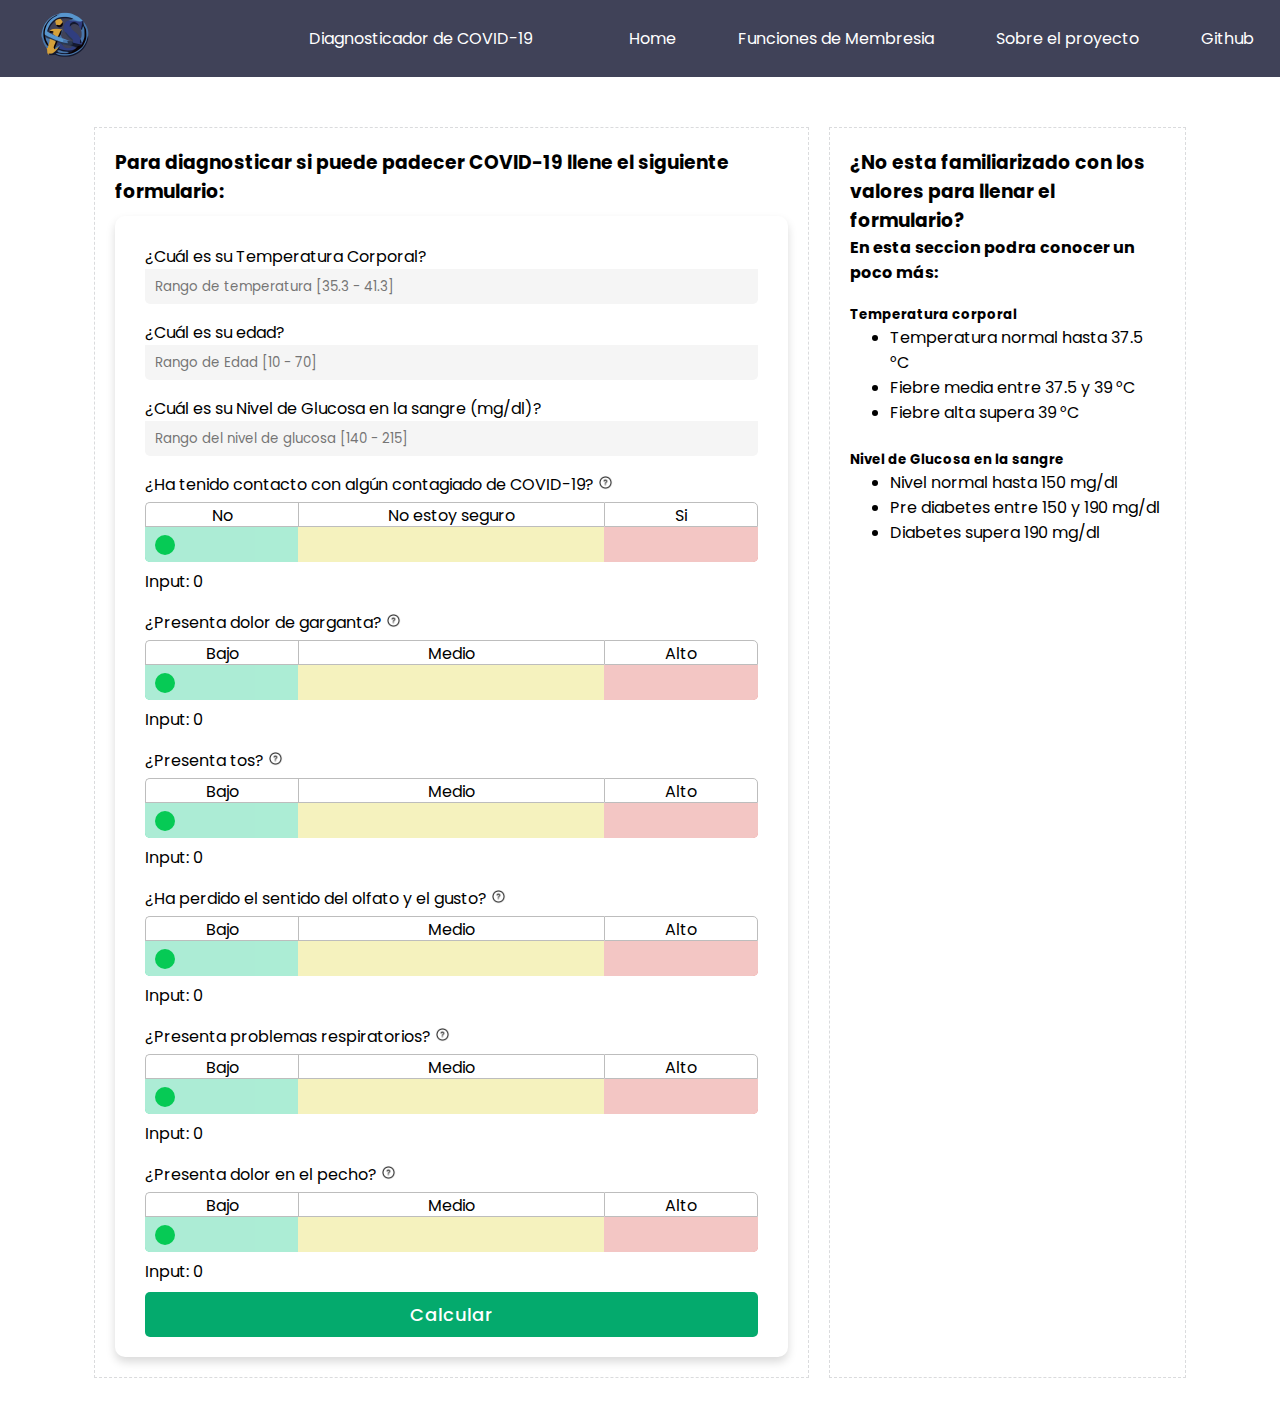
<file: templates/index.html>
<!DOCTYPE html>
<html lang="pt-ES">
    <head>
        <meta charset="UTF-8">
        <title>Fuzzy Logic System for Covid Diagnostique</title>
        <link rel="stylesheet" type="text/css" href="style.css">
        <link rel="icon" type="image/png" href="Imagenes/HomeAI_logo.png">
        <!-- <link href="//maxcdn.bootstrapcdn.com/bootstrap/4.1.1/css/bootstrap.min.css" rel="stylesheet" id="bootstrap-css">
        <script src="//maxcdn.bootstrapcdn.com/bootstrap/4.1.1/js/bootstrap.min.js"></script>
        <script src="//cdnjs.cloudflare.com/ajax/libs/jquery/3.2.1/jquery.min.js"></script> -->
        <script src="script.js"> </script>
    </head>
<body>
    <header class="header">
        <div class="logo">
            <a href="/"><img src="Imagenes/icon.png" alt="Logo HomeAI" /></a>
            <div class="brand">
                <a href="/index.html">Diagnosticador de COVID-19</a>
                <a href="" class="menu"><img src="Imagenes/menu.png" alt=""></a>
            </div>
        </div>
        <div class="nav">
                <ul class="">
                    <li class="nav-item active">
                        <a class="" href="index.html">Home</a>
                    </li>
                    <li class="nav-item">
                        <a class="" href="/funcmemb.html" >Funciones de Membresia</a>
                    </li>
                    <li class="nav-item">
                        <a class="" href="/info.html" >Sobre el proyecto</a>
                    </li>
                    <li class="nav-item">
                        <a class="" href="https://github.com/PietroUNMSM/CovidDiagnostic_WebApp" target="_blank">Github</a>
                    </li>
                </ul>
        </div>
    </header>
    <main class="main">
        <section class="formulario">
            <h3>Para diagnosticar si puede padecer COVID-19 llene el siguiente formulario:</h3>
            <div class="container" id="formulario">
                <form class='form_master' id='form_master' action='/resultado' method='POST'>
                    <div class="user-detalles">
                        <!--Fiebre-->
                        <div class="input-box">
                            <span class="detalhes">¿Cuál es su Temperatura Corporal?</span>
                            <input id="fiebre" type="number" step="0.01" pattern="[0-9]+([,\.][0-9]+)?" min="35.3" max="41.3" placeholder="Rango de temperatura [35.3 - 41.3]" formnovalidate  name="fiebre" required>
                            <p class="error-input">*Ingrese un valor dentro del rango permitido [35.3 - 41.3]</p>
                        </div>
                        <!--Edad-->
                        <div class="input-box">
                            <span class="detalhes">¿Cuál es su edad?</span>
                            <input id="edad" type="number" name="age" placeholder="Rango de Edad [10 - 70]" required>
                            <p class="error-input">*Ingrese un valor dentro del rango permitido [10-70]</p>
                        </div>
                        <!--Diabetes-->
                        <div class="input-box box-all">
                            <span class="detalhes">¿Cuál es su Nivel de Glucosa en la sangre (mg/dl)?</span>
                            <input id="diabetes" type="number" step="0.01" pattern="[0-9]+([,\.][0-9]+)?" placeholder="Rango del nivel de glucosa [140 - 215]" formnovalidate  name="diabetes" required>
                            <p class="error-input">*Ingrese un valor dentro del rango permitido [140 - 215]</p>
                        </div>
                        <!--Historial de viaje-->
                        <div class="input-box">
                            <div class="tooltip">
                                ¿Ha tenido contacto con algún contagiado de COVID-19?
                                <img class="help" src="Imagenes/help.png" alt="">
                                <span class="tooltiptext"> Valor de este síntoma en un rango del 0 al 1 </br> 0 si no ha tenido contacto </br> 1 si alguna ha tenido contacto</span>
                            </div>
                            <div class="labels">
                                <div class="label1">No</div>
                                <div class="label2">No estoy seguro</div>
                                <div class="label3">Si</div>
                            </div>
                            <div class="slidecontainer relative">
                                <div class="ranges">
                                    <div class="range1"></div>
                                    <div class="range2"></div>
                                    <div class="range3"></div>
                                </div>
                                <input type="range" min="0.00" max="1.00" step="0.01" value="0.00" class="contacto slider" id="rangeHist" name="nameHist">
                                <p>Input: <span id="inputHist"></span></p>
                            </div>
                            
                            <script>
                                var sliderHist = document.getElementById("rangeHist");
                                var outputHist = document.getElementById("inputHist");
                                outputHist.innerHTML = sliderHist.value;
                                
                                sliderHist.oninput = function() {
                                    outputHist.innerHTML = this.value;
                                }
                            </script>
                        </div>
                        <!--Dolor de garganta-->
                        <div class="input-box">
                            <div class="tooltip">
                                ¿Presenta dolor de garganta?
                                <img class="help" src="Imagenes/help.png" alt="">
                                <span class="tooltiptext"> Valore este síntoma en un rango del 0 al 1 </br> 0 si no lo padece </br> 1 si lo padece</span>
                            </div>
                            <div class="labels">
                                <div class="label1">Bajo</div>
                                    <div class="label2">Medio</div>
                                    <div class="label3">Alto</div>
                            </div>
                            <div class="slidecontainer relative">
                                <div class="ranges">
                                    <div class="range1"></div>
                                    <div class="range2"></div>
                                    <div class="range3"></div>
                                </div>
                                <input type="range" min="0.0" max="1.00" value="0.00" step="0.01" class="slider" id="rangeGarganta" name="nameGarganta">
                                <p>Input: <span id="inputGarganta"></span></p>
                            </div>
                            <script>
                                var sliderGarganta = document.getElementById("rangeGarganta");
                                var outputGarganta = document.getElementById("inputGarganta");
                                outputGarganta.innerHTML = sliderGarganta.value;
                                
                                sliderGarganta.oninput = function() {
                                    outputGarganta.innerHTML = this.value;
                                }
                                </script>
                        </div>    

                        <!--tos-->
                        <div class="input-box">
        
                                <div class="tooltip">
                                    ¿Presenta tos?
                                    <img class="help" src="Imagenes/help.png" alt="">
                                    <span class="tooltiptext"> Valore este síntoma en un rango del 0 al 1 </br> 0 si no lo padece </br> 1 si lo padece</span>
                                </div>
                                <div class="labels">
                                    <div class="label1">Bajo</div>
                                    <div class="label2">Medio</div>
                                    <div class="label3">Alto</div>
                                </div>
                                <div class="slidecontainer relative">
                                    <div class="ranges">
                                        <div class="range1"></div>
                                        <div class="range2"></div>
                                        <div class="range3"></div>
                                    </div>
                                    <input type="range" min="0.0" max="1.00" value="0.00" step="0.01" class="slider" id="rangeTos" name="nameTos">
                                    <p>Input: <span id="inputTos"></span></p>
                                </div>
        
                                <script>
                                    var sliderTos = document.getElementById("rangeTos");
                                    var outputTos = document.getElementById("inputTos");
                                    outputTos.innerHTML = sliderTos.value;
                                    
                                    sliderTos.oninput = function() {
                                        outputTos.innerHTML = this.value;
                                    }
                                    </script>
                            
                        </div> 

                        <!--Perdida de olfato y gusto-->
                        <div class="input-box">
                            
                                <div class="tooltip">
                                    ¿Ha perdido el sentido del olfato y el gusto?
                                    <img class="help" src="Imagenes/help.png" alt="">
                                    <span class="tooltiptext"> Valore este síntoma en un rango del 0 al 1 </br> 0 si no lo padece </br> 1 si lo padece</span>
                                </div>
                                <div class="labels">
                                    <div class="label1">Bajo</div>
                                    <div class="label2">Medio</div>
                                    <div class="label3">Alto</div>
                                </div>
                                <div class="slidecontainer relative">
                                    <div class="ranges">
                                        <div class="range1"></div>
                                        <div class="range2"></div>
                                        <div class="range3"></div>
                                    </div>
                                    <input type="range" min="0.0" max="1.00" value="0.00" step="0.01" class="slider" id="rangePerdida" name="namePerdida">
                                    <p>Input: <span id="inputPerdida"></span></p>
                                </div>
        
                                <script>
                                    var sliderPerdida = document.getElementById("rangePerdida");
                                    var outputPerdida = document.getElementById("inputPerdida");
                                    outputPerdida.innerHTML = sliderPerdida.value;
                                    
                                    sliderPerdida.oninput = function() {
                                        outputPerdida.innerHTML = this.value;
                                    }
                                </script>
                        </div> 
                        
                        <!--Problema respiratorio-->
                        <div class="input-box">
                            
                                <div class="tooltip">
                                    ¿Presenta problemas respiratorios?
                                    <img class="help" src="Imagenes/help.png" alt="">
                                    <span class="tooltiptext"> Valore este síntoma en un rango del 0 al 1 </br> 0 si no lo padece </br> 1 si lo padece</span>
                                </div>
                                <div class="labels">
                                    <div class="label1">Bajo</div>
                                    <div class="label2">Medio</div>
                                    <div class="label3">Alto</div>
                                </div>
                                <div class="slidecontainer relative">
                                    <div class="ranges">
                                        <div class="range1"></div>
                                        <div class="range2"></div>
                                        <div class="range3"></div>
                                    </div>
                                    <input type="range" min="0.0" max="1.00" value="0.00" step="0.01" class="slider" id="rangeRespira" name="nameRespira">
                                    <p>Input: <span id="inputRespira"></span></p>
                                </div>
        
                                <script>
                                    var sliderRespira = document.getElementById("rangeRespira");
                                    var outputRespira = document.getElementById("inputRespira");
                                    outputRespira.innerHTML = sliderRespira.value;
                                    
                                    sliderRespira.oninput = function() {
                                        outputRespira.innerHTML = this.value;
                                    }
                                </script>
                        </div>

                        <!--Dolor en el pecho-->
                        <div class="input-box">

                                <div class="tooltip">
                                    ¿Presenta dolor en el pecho?
                                    <img class="help" src="Imagenes/help.png" alt="">
                                    <span class="tooltiptext"> Valore este síntoma en un rango del 0 al 10 </br> 0 si no lo padece </br> 10 si lo padece</span>
                                </div>
                                <div class="labels">
                                    <div class="label1">Bajo</div>
                                    <div class="label2">Medio</div>
                                    <div class="label3">Alto</div>
                                </div>
                                <div class="slidecontainer relative">
                                    <div class="ranges">
                                        <div class="range1"></div>
                                        <div class="range2"></div>
                                        <div class="range3"></div>
                                    </div>
                                    <input type="range" min="0.0" max="10" value="0" step="1" class="slider" id="rangePecho" name="namePecho">
                                    <p>Input: <span id="inputPecho"></span></p>
                                </div>
        
                                <script>
                                    var sliderPecho = document.getElementById("rangePecho");
                                    var outputPecho = document.getElementById("inputPecho");
                                    outputPecho.innerHTML = sliderPecho.value;
                                    
                                    sliderPecho.oninput = function() {
                                        outputPecho.innerHTML = this.value;
                                    }
                                </script>

                        </div>

                    </div>
                    <div class="button">
                        <input type="submit" value="Calcular" onclick="geraSpinner()">
                    </div> 
                </form>
            </div>     
            <div class="modal">
                <div class="modal-body">
                    <div class ="spinner"></div>
                    <p>Realizando consulta</p>
                </div>
            </div>
        </section>
        <section>
            <h3>¿No esta familiarizado con los valores para llenar el formulario?</h3>
            <h4>En esta seccion podra conocer un poco más:</h4>
            <h5><br>Temperatura corporal</h5>
                <ul style="padding-left: revert;">
                    <li>Temperatura normal hasta 37.5 °C</li>
                    <li>Fiebre media entre 37.5 y 39 °C</li>
                    <li>Fiebre alta supera 39 °C </li>
                </ul>
            <br>

            <h5>Nivel de Glucosa en la sangre</h5>
                <ul style="padding-left: revert;">
                    <li>Nivel normal hasta 150 mg/dl</li>
                    <li>Pre diabetes entre 150 y 190 mg/dl</li>
                    <li>Diabetes supera 190 mg/dl</li>
                </ul>
        </section>
    </main>
</body>
</html>
</file>
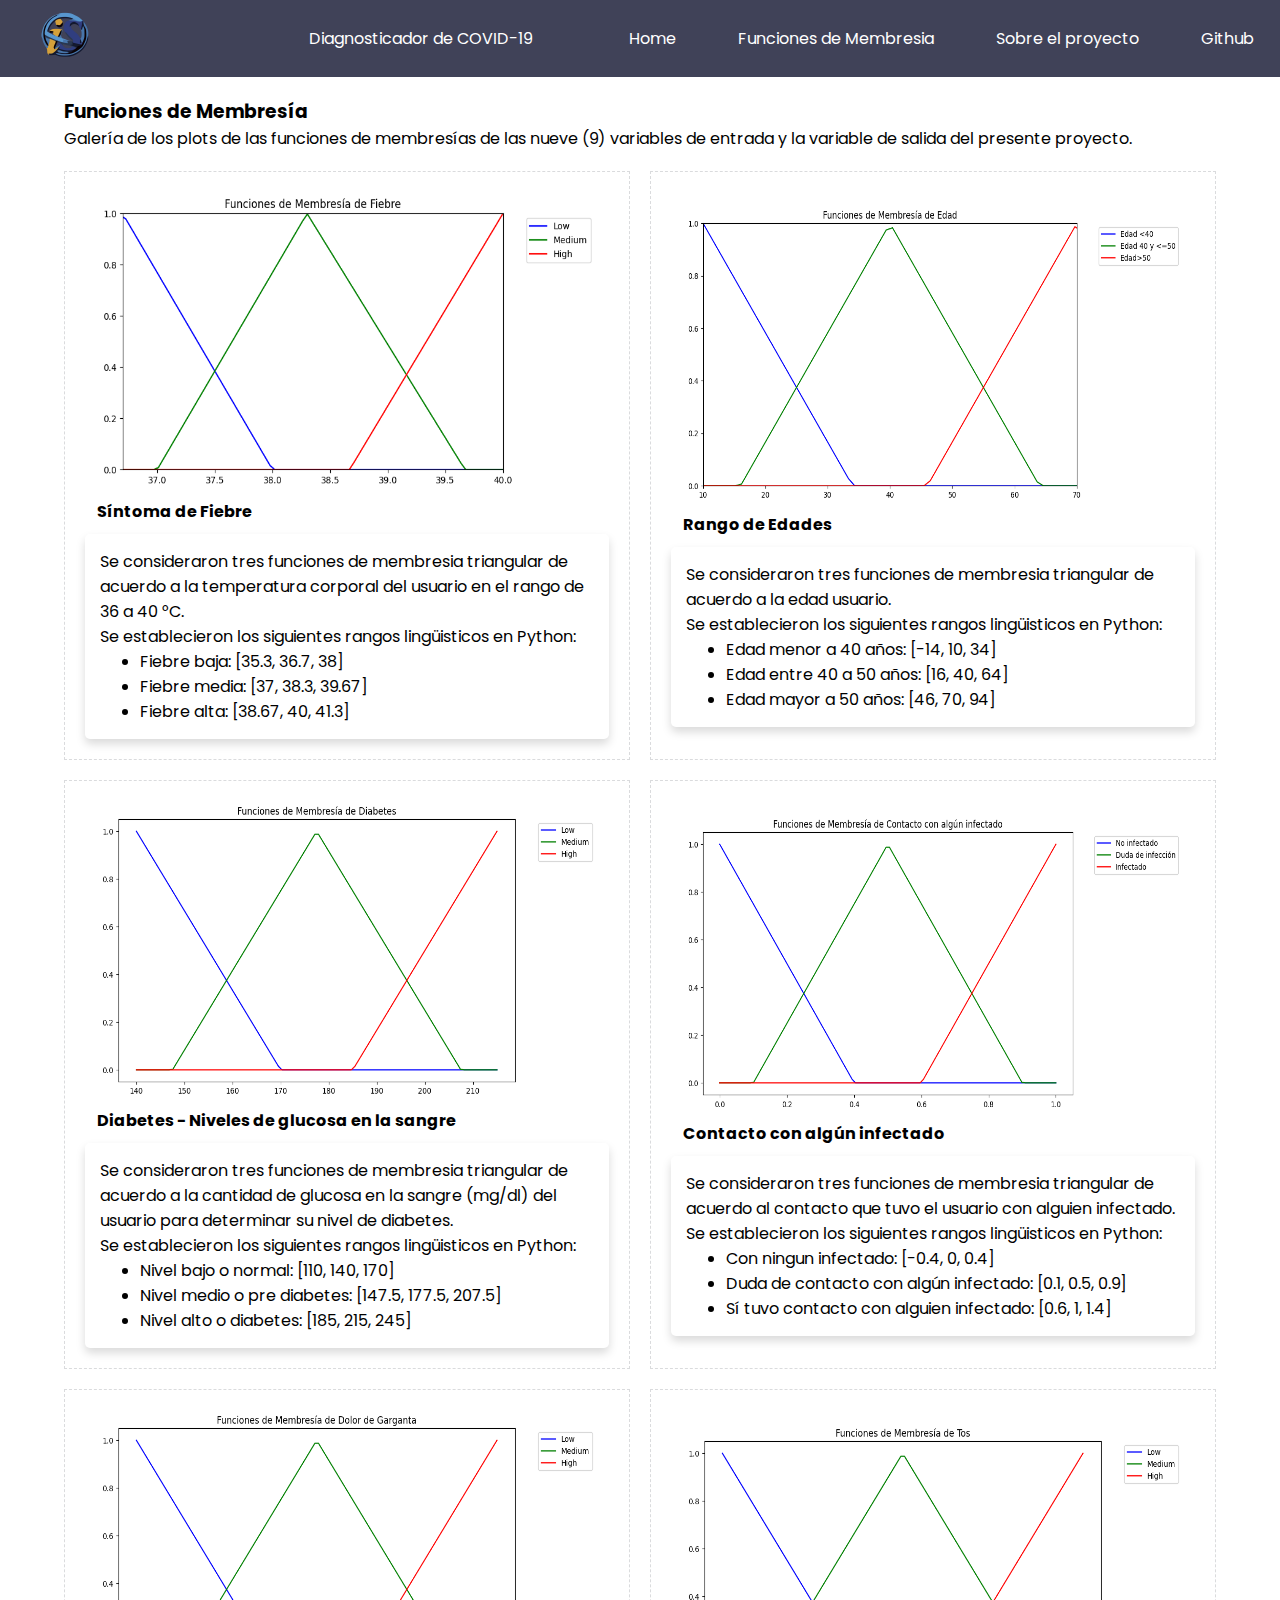
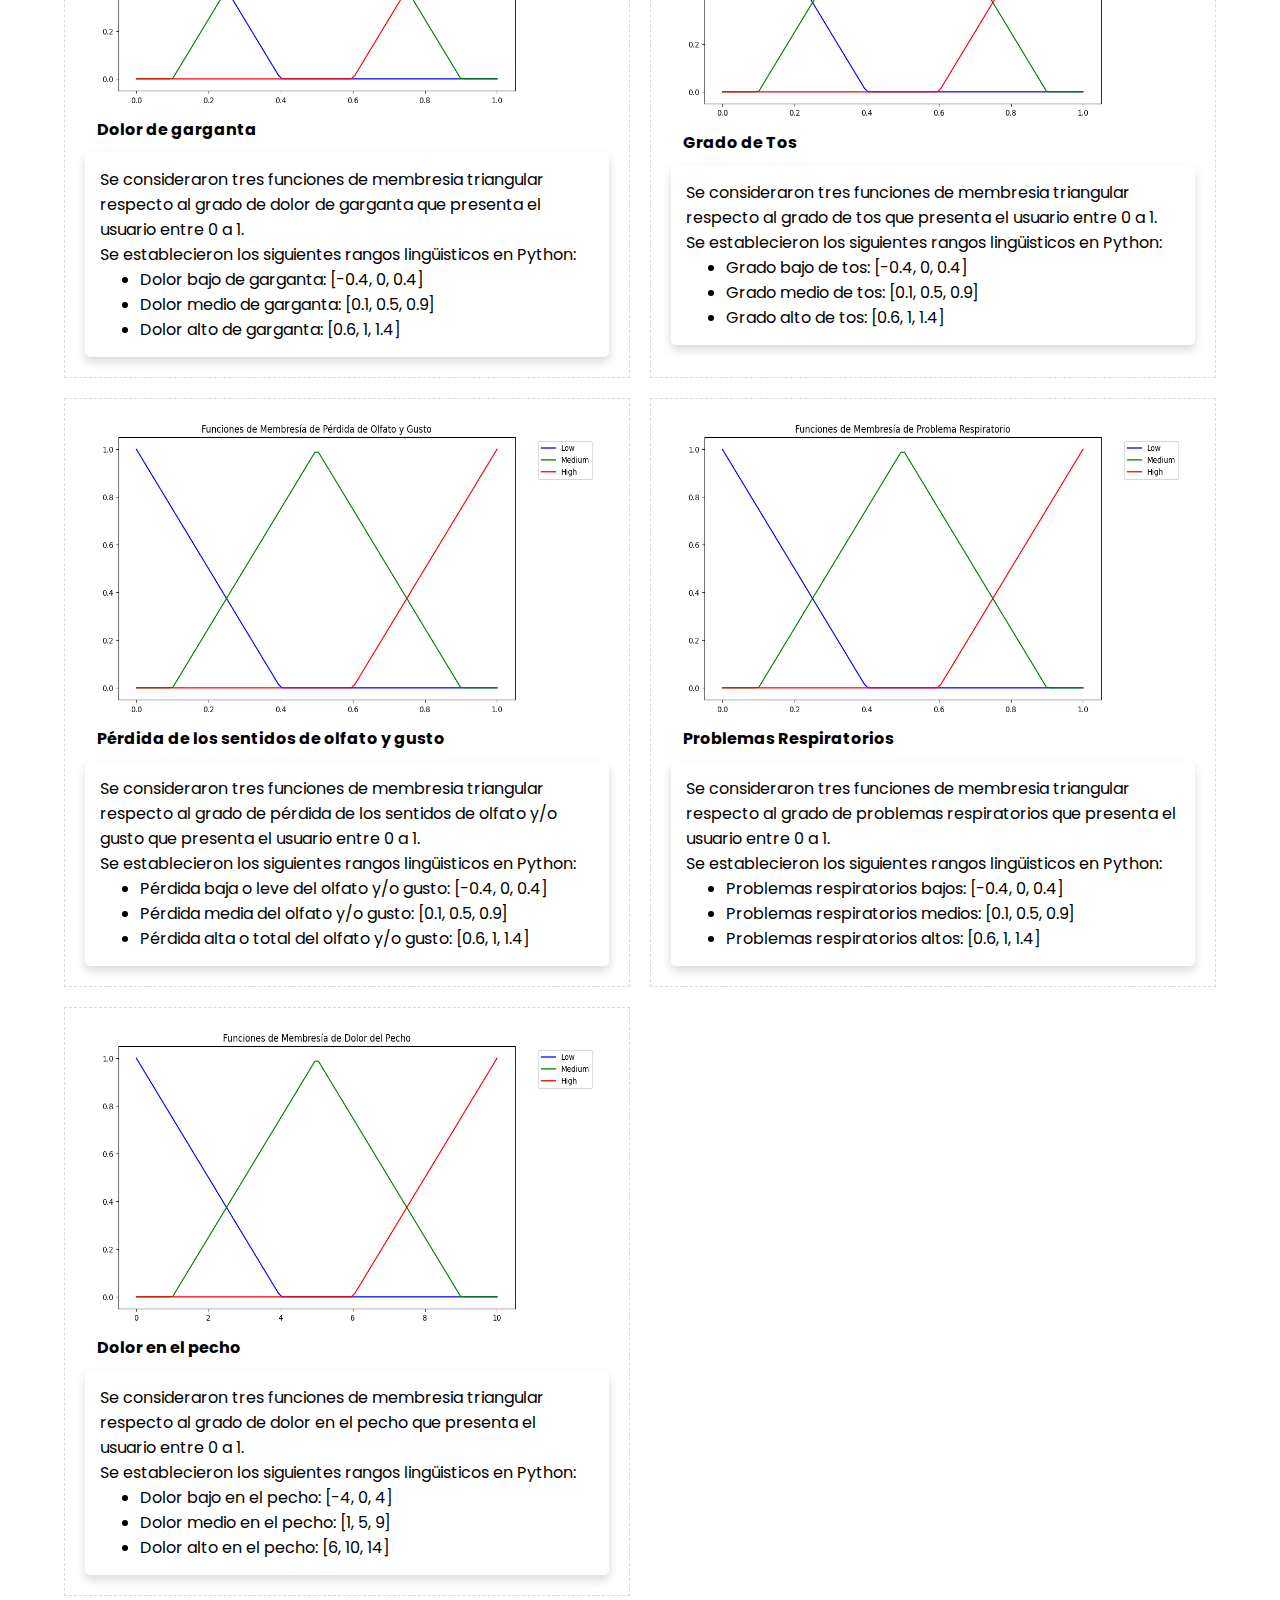
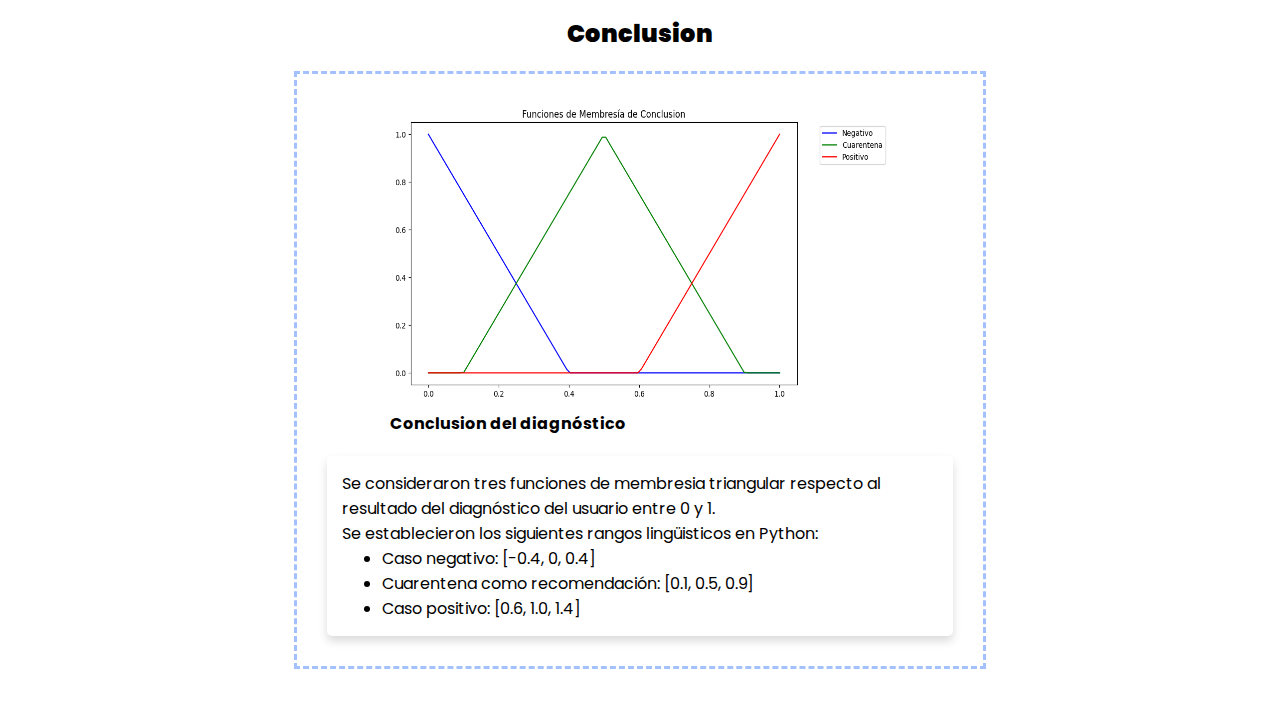
<file: templates/funcmemb.html>
<!DOCTYPE html>
<html lang="pt-ES">
    <head>
        <meta charset="UTF-8">
        <title>Fuzzy Logic System for Covid Diagnostique</title>
        <link rel="stylesheet" type="text/css" href="style.css">
        <link rel="icon" type="image/png" href="Imagenes/HomeAI_logo.png">
        <script src="script.js"> </script>
    </head>
<body>
    <header class="header">
        <div class="logo">
            <a href="/"><img src="Imagenes/icon.png" alt="Logo HomeAI" /></a>
            <div class="brand">
                <a href="/">Diagnosticador de COVID-19</a>
                <a href="" class="menu"><img src="Imagenes/menu.png" alt=""></a>
            </div>
        </div>
        <div class="nav">
                <ul class="">
                    <li class="nav-item active">
                        <a class="" href="/">Home</a>
                    </li>
                    <li class="nav-item">
                        <a class="" href="/funcmemb.html" >Funciones de Membresia</a>
                    </li>
                    <li class="nav-item">
                        <a class="" href="/info.html" >Sobre el proyecto</a>
                    </li>
                    <li class="nav-item">
                        <a class="" href="https://github.com/PietroUNMSM/CovidDiagnostic_WebApp" target="_blank">Github</a>
                    </li>
                </ul>
        </div>
    </header>
    <!-- <section class="formulario">
        <div class="container" id="formulario"> -->
    <main class="main2">
        <div>
           <h3>Funciones de Membresía</h3>
            <h9>Galería de los plots de las funciones de membresías de las nueve (9) variables de entrada y la variable de salida del presente proyecto.</h4> 
        </div>
        <div class="funciones">
            <div class="responsive">
                <div class="gallery">
                    <a target="_blank" href="Imagenes/FuncionesMembresia/plotFiebre.png"> 
                    <img src="Imagenes/FuncionesMembresia/plotFiebre.png" alt="Funciones de Membresia de Fiebre" width="500" height="300">
                    </a> 
                    <div class="desc"><b>Síntoma de Fiebre</b></div>
                </div>
                <div class="gallery-info">
                    <p>
                        Se consideraron tres funciones de membresia triangular de acuerdo a la temperatura corporal del usuario en el rango de 36 a 40 °C. 
                        <br> Se establecieron los siguientes rangos lingüisticos en Python:
                        <ul style="padding-left: revert;">
                            <li>Fiebre baja: [35.3, 36.7, 38]</li>
                            <li>Fiebre media: [37, 38.3, 39.67]</li>
                            <li>Fiebre alta: [38.67, 40, 41.3]</li>
                        </ul>
                    </p>
                    
                </div>
            </div>
            <div class="responsive">
                <div class="gallery">
                    <a target="_blank" href="Imagenes/FuncionesMembresia/plotEdad.png">
                    <img src="Imagenes/FuncionesMembresia/plotEdad.png" alt="Funciones de Membresia de Edad" width="500" height="300">
                    </a>
                    <div class="desc"><b>Rango de Edades</b></div>
                </div>
                <div class="gallery-info">
                    <p>
                        Se consideraron tres funciones de membresia triangular de acuerdo a la edad usuario. 
                        <br> Se establecieron los siguientes rangos lingüisticos en Python:
                        <ul style="padding-left: revert;">
                            <li>Edad menor a 40 años: [-14, 10, 34]</li>
                            <li>Edad entre 40 a 50 años: [16, 40, 64]</li>
                            <li>Edad mayor a 50 años: [46, 70, 94]</li>
                        </ul>
                    </p>
                </div>
            </div>
            <div class="responsive">
                <div class="gallery">
                    <a target="_blank" href="Imagenes/FuncionesMembresia/plotDiabetes.png">
                        <img src="Imagenes/FuncionesMembresia/plotDiabetes.png" alt="Funciones de Membresia de Diabetes" width="500" height="300">
                        </a>
                        <div class="desc"><b>Diabetes - Niveles de glucosa en la sangre</b></div>
                </div>
                <div class="gallery-info">
                    <p>
                        Se consideraron tres funciones de membresia triangular de acuerdo a la cantidad de glucosa en la sangre (mg/dl) del usuario para determinar su nivel de diabetes. 
                        <br> Se establecieron los siguientes rangos lingüisticos en Python:
                        <ul style="padding-left: revert;">
                            <li>Nivel bajo o normal: [110, 140, 170]</li>
                            <li>Nivel medio o pre diabetes: [147.5, 177.5, 207.5]</li>
                            <li>Nivel alto o diabetes: [185, 215, 245]</li>
                        </ul>
                    </p>
                </div>
            </div>
            <div class="responsive">
                <div class="gallery">
                    <a target="_blank" href="Imagenes/FuncionesMembresia/plotHistV.png">
                        <img src="Imagenes/FuncionesMembresia/plotHistV.png" alt="Funciones de Membresia de Historial de Viajes" width="500" height="300">
                        </a>
                        <div class="desc"><b>Contacto con algún infectado</b></div>
                </div>
                <div class="gallery-info">
                    <p>
                        Se consideraron tres funciones de membresia triangular de acuerdo al contacto que tuvo el usuario con alguien infectado. 
                        <br> Se establecieron los siguientes rangos lingüisticos en Python:
                        <ul style="padding-left: revert;">
                            <li>Con ningun infectado: [-0.4, 0, 0.4]</li>
                            <li>Duda de contacto con algún infectado: [0.1, 0.5, 0.9]</li>
                            <li>Sí tuvo contacto con alguien infectado: [0.6, 1, 1.4]</li>
                        </ul>
                    </p>
                </div>
            </div>
            <div class="responsive">
                <div class="gallery">
                    <a target="_blank" href="Imagenes/FuncionesMembresia/plotGarganta.png">
                        <img src="Imagenes/FuncionesMembresia/plotGarganta.png" alt="Funciones de Membresia de dolor de garganta" width="500" height="300">
                        </a>
                        <div class="desc"><b>Dolor de garganta</b></div>
                </div>
                <div class="gallery-info">
                    <p>
                        Se consideraron tres funciones de membresia triangular respecto al grado de dolor de garganta que presenta el usuario entre 0 a 1. 
                        <br> Se establecieron los siguientes rangos lingüisticos en Python:
                        <ul style="padding-left: revert;">
                            <li>Dolor bajo de garganta: [-0.4, 0, 0.4]</li>
                            <li>Dolor medio de garganta: [0.1, 0.5, 0.9]</li>
                            <li>Dolor alto de garganta: [0.6, 1, 1.4]</li>
                        </ul>
                    </p>
                </div>
            </div>
            
            <div class="responsive">
                <div class="gallery">
                    <a target="_blank" href="Imagenes/FuncionesMembresia/plotTos.png">
                        <img src="Imagenes/FuncionesMembresia/plotTos.png" alt="Funciones de Membresia de Tos" width="500" height="300">
                        </a>
                        <div class="desc"><b>Grado de Tos</b></div>
                </div>
                <div class="gallery-info">
                    <p>
                        Se consideraron tres funciones de membresia triangular respecto al grado de tos que presenta el usuario entre 0 a 1. 
                        <br> Se establecieron los siguientes rangos lingüisticos en Python:
                        <ul style="padding-left: revert;">
                            <li>Grado bajo de tos: [-0.4, 0, 0.4]</li>
                            <li>Grado medio de tos: [0.1, 0.5, 0.9]</li>
                            <li>Grado alto de tos: [0.6, 1, 1.4]</li>
                        </ul>
                    </p>
                </div>
            </div>
            <div class="responsive">
                <div class="gallery">
                    <a target="_blank" href="Imagenes/FuncionesMembresia/plotPerdida.png">
                        <img src="Imagenes/FuncionesMembresia/plotPerdida.png" alt="Funciones de Membresia de Pérdida de Olfato y/o Gusto" width="500" height="300">
                        </a>
                        <div class="desc"><b>Pérdida de los sentidos de olfato y gusto</b></div>
                </div>
                <div class="gallery-info">
                    <p>
                        Se consideraron tres funciones de membresia triangular respecto al grado de pérdida de los sentidos de olfato y/o gusto que presenta el usuario entre 0 a 1. 
                        <br> Se establecieron los siguientes rangos lingüisticos en Python:
                        <ul style="padding-left: revert;">
                            <li>Pérdida baja o leve del olfato y/o gusto: [-0.4, 0, 0.4]</li>
                            <li>Pérdida media del olfato y/o gusto: [0.1, 0.5, 0.9]</li>
                            <li>Pérdida alta o total del olfato y/o gusto: [0.6, 1, 1.4]</li>
                        </ul>
                    </p>
                </div>
            </div>
            <div class="responsive">
                <div class="gallery">
                    <a target="_blank" href="Imagenes/FuncionesMembresia/plotRespira.png">
                        <img src="Imagenes/FuncionesMembresia/plotRespira.png" alt="Funciones de Membresia de Problemas Respiratorios" width="500" height="300">
                        </a>
                        <div class="desc"><b>Problemas Respiratorios</b></div>
                </div>
                <div class="gallery-info">
                    <p>
                        Se consideraron tres funciones de membresia triangular respecto al grado de problemas respiratorios que presenta el usuario entre 0 a 1. 
                        <br> Se establecieron los siguientes rangos lingüisticos en Python:
                        <ul style="padding-left: revert;">
                            <li>Problemas respiratorios bajos: [-0.4, 0, 0.4]</li>
                            <li>Problemas respiratorios medios: [0.1, 0.5, 0.9]</li>
                            <li>Problemas respiratorios altos: [0.6, 1, 1.4]</li>
                        </ul>
                    </p>
                </div>
            </div>
            <div class="responsive">
                <div class="gallery">
                    <a target="_blank" href="Imagenes/FuncionesMembresia/plotPecho.png">
                        <img src="Imagenes/FuncionesMembresia/plotPecho.png" alt="Funciones de Membresia de Dolor en el pecho" width="500" height="300">
                        </a>
                        <div class="desc"><b>Dolor en el pecho</b></div>
                </div>
                <div class="gallery-info">
                    <p>
                        Se consideraron tres funciones de membresia triangular respecto al grado de dolor en el pecho que presenta el usuario entre 0 a 1. 
                        <br> Se establecieron los siguientes rangos lingüisticos en Python:
                        <ul style="padding-left: revert;">
                            <li>Dolor bajo en el pecho: [-4, 0, 4]</li>
                            <li>Dolor medio en el pecho: [1, 5, 9]</li>
                            <li>Dolor alto en el pecho: [6, 10, 14]</li>
                        </ul>
                    </p>
                </div>
            </div>
        </div>
        <h2 class="con-title"><b>Conclusion</b></h2>
        <div class="responsive-conclusion">
            <div class="gallery" style="margin-left: auto; margin-right: auto;">
                <a target="_blank" href="Imagenes/FuncionesMembresia/plotConclu.png">
                    <img src="Imagenes/FuncionesMembresia/plotConclu.png" alt="Funciones de Membresia de Conclusion" width="500" height="300">
                    </a>
                    <div class="desc"><b>Conclusion del diagnóstico</b></div>
            </div>
            <div class="gallery-info">
                <p>
                    Se consideraron tres funciones de membresia triangular respecto al resultado del diagnóstico del usuario entre 0 y 1. 
                    <br> Se establecieron los siguientes rangos lingüisticos en Python:
                    <ul style="padding-left: revert;">
                        <li>Caso negativo: [-0.4, 0, 0.4]</li>
                        <li>Cuarentena como recomendación: [0.1, 0.5, 0.9]</li>
                        <li>Caso positivo: [0.6, 1.0, 1.4]</li>
                    </ul>
                </p>
            </div>
        </div>
    </main>
    

    

    

    

    
    <div class="clearfix"></div>
<!-- </div>
</section> -->

</body>
</html>
</file>
<file: templates/style.css>
/* Importando Fuentes*/
@import url('https://fonts.googleapis.com/css2?family=Poppins:wght@200;300;400;500;600;700&display=swap');
*{
  margin: 0;
  padding: 0;
  box-sizing: border-box;
  font-family: 'Poppins',sans-serif;
  /* align-items: center; */
}

/*HEADER*/
.header{
  background-color: #404258;
  display: flex;
  padding: 10px;
}
.header img{
  width: 50px;
}
.logo{
  display: flex;
  justify-content: space-between;
  align-items: center;
  margin-left: 30px;
  width: 40%;
  gap: 20px;
}
.nav{
  padding-left: 10px;
  width: 60%;
  display: flex;
  justify-content: end;
  align-items: center;
}
.nav ul{
  display: flex;
  justify-content: space-around;
  align-items: center;
  gap: 30px;
}
.nav li{
  list-style: none;
}
a{
  color: #FFF;
  text-decoration: none;
}
.nav a{
  padding: 8px 16px;
}
.nav  a:hover {
  background-color: #6B728E;
}
.menu{
  display: none;
}
.menu > img{
  width: 30px;
  filter: invert(100%);
}
.brand{
  display: flex;
  align-items: center;
  gap: 20px;
}
@media (max-width: 768px) {
  .header{
    flex-direction: column;
    padding-bottom: 20px;
  }
  .logo, .nav{
    width: 100%;
  }
  .nav{
    justify-content: center;
  }
}
@media (max-width: 544px) {
  .header{
    padding-bottom: 0;
  }
  .nav{
    display: none;
  }
  .menu{
    display: block;
  }
}
/* MAIN */
.main{
  width: 90%;
  margin: 20px auto;
  display: grid;
  grid-template-columns: 2fr 1fr;
  align-items: center;
  padding: 30px;
  column-gap: 50px;
}
.result{
  grid-template-columns: 1fr;
  row-gap: 20px;
}
section{
  padding: 20px;
  border: #dadbdd dashed 1px;
  height: 100%;
}
.container{
  width: 100%;
  padding: 20px 30px;
  margin-top: 10px;
  border-radius: 10px;
  box-shadow: 0 5px 10px rgba(0,0,0,0.15);
}
.user-detalles{
  display: grid;
  grid-template-columns: repeat(2,1fr);
  column-gap: 30px;
}
.box-all{
  grid-column: 1/3;
}
@media (max-width: 1300px) {
  .user-detalles{
    grid-template-columns: 1fr;
  }
  .box-all{
    grid-column: 1/1;
  }
  .main{
    column-gap: 20px;
  }
}
@media (max-width: 1080px) {
  .main{
    grid-template-columns: 1fr;
    row-gap: 20px;
    width: 85%;
    padding: 20px;
  }
}
@media (max-width: 768px) {
  .main{
    width: 95%;
  }
}
.input-box{
  margin: 8px 0;
}
.input-box input{
  height: 35px;
  width: 100%;
  padding: 5px 10px;
  background-color: #f5f5f5;
  border-radius: 5px;
  border-top-left-radius: 0px;
  border-top-right-radius: 0px;
  border: none;
}
.input-box .slider {
  -webkit-appearance: none;
  outline: none;
  opacity: 0.7;
  transition: opacity .2s;
}

.input-box .slider::-webkit-slider-thumb {
  -webkit-appearance: none;
  appearance: none;
  width: 20px;
  height: 20px;
  border-radius: 50%; 
  background: #08c440;
  cursor: pointer;
}

.input-box .slider::-moz-range-thumb {
  width: 20px;
  height: 20px;
  border-radius: 50%;
  background: #321288;
  cursor: pointer;
}

/* Tooltip container */
.tooltip {
  height: 50px;
  position: relative;
  display: inline-block;
  margin-bottom: 5px;
}

@media (max-width: 1300px) {
  .tooltip{
    height: auto;
  }
}

.tooltip .help{
  width: 15px;
}
.tooltip .help:hover{
  cursor: pointer;
}

/* Tooltip text */
.tooltip .tooltiptext {
  visibility: hidden;
  width: 380px;
  background-color: #404258;
  color: #fff;
  text-align: center;
  padding: 5px;
  border-radius: 6px;

  /* Position the tooltip text */
  position: absolute;
  z-index: 1;
  bottom: 125%;
  left: 50%;
  margin-left: -60px;

  /* Fade in tooltip */
  opacity: 0;
  transition: opacity 0.3s;
}

/* Tooltip arrow */
.tooltip .tooltiptext::after {
  content: "";
  position: absolute;
  top: 100%;
  left: 50%;
  margin-left: -5px;
  border-width: 5px;
  border-style: solid;
  border-color: #555 transparent transparent transparent;
}

/* Show the tooltip text when you mouse over the tooltip container */
.tooltip:hover .tooltiptext {
  visibility: visible;
  opacity: 1;
}
form .button{
  height: 45px;
}

form .button input{
  height: 100%;
  width: 100%;
  border-radius: 5px;
  border: none;
  color: #fff;
  font-size: 18px;
  font-weight: 500;
  letter-spacing: 1px;
  cursor: pointer;
  transition: all 0.3s ease;
  background: #04AA6D;
}

form .button input:hover{
 background: #000;
 }



.imagenes{
  position: absolute;
    top: 60%;
    left: 50%;
    transform: translateX(-50%) translateY(-50%);
    max-width: 100%;
    max-height: 20%;
}





/*Manipulando resultado*/

.resultado{
  text-align: center;
}

.valor_resultado{
  color: #24a148;
  font-size: 30px;
}

.valor_estado{
  color: #fd2f2f;
  font-size: 30px;
}

/*Manipulando spinner de carga*/
.modal{
  position: fixed;
  font-family: Arial, sans-serif;
  top: 0;
  right: 0;
  bottom: 0;
  left: 0;
  background: rgba(0,0,0,0.8);
  z-index: 99999;
  opacity:0;
  -webkit-transition: opacity 400ms ease-in;
  -moz-transition: opacity 400ms ease-in;
  transition: opacity 400ms ease-in;
  pointer-events: none;
}
/*#block_desactivado{
  opacity: 1;
  pointer-events: auto;
}*/

.show-modal {
  opacity: 1;
  pointer-events: auto;
}
.modal-body{
  height: 100%;
  display: flex;
  flex-direction: column;
  justify-content: center;
  align-items: center;
}
.modal-body p{
  margin-top: 15px;
  color: #FFF;
  font-size: 20px;
}

.spinner {
  display: block;
  border: 15px solid rgba(0, 0, 0, 0.514);
  border-left-color: #04AA6D;
  border-radius: 70%;
  width: 200px;
  height: 200px;
  animation: spin 1s linear infinite;
}
@keyframes spin {
  to {
    transform: rotate(360deg);
  }
}

/*PAGIAN DE RESULTADOS*/
.result-details{
  display: grid;
  grid-template-columns: 1fr 1fr;
  align-content: center;
  justify-content: center;
  gap: 40px;
  margin: 15px;
}
.result-details p{
  margin: 15px auto;
  padding: 10px 20px;
  border-radius: 5px;
  box-shadow: 0 5px 10px rgba(0,0,0,0.15);
}
#chartResultado{
  margin: 0 auto;
}
.negativo{
  background-color: #ffd2d2;
}
.cuarentena{
  background-color: #fdf9cd;
}
.positivo{
  background-color: #ccfddb;
}
.baja{
  padding: 5px 10px;
  border-radius: 5px;
  margin: 10px 0;
  background-color: #ffd2d2;
}
.media{
  padding: 5px 10px;
  border-radius: 5px;
  margin: 10px 0;
  background-color: #fdf9cd;
}
.alta{
  padding: 5px 10px;
  border-radius: 5px;
  margin: 10px 0;
  background-color: #ccfddb;
}
.entradas-membresia{
  display: grid;
  grid-template-columns: repeat(3,1fr);
  gap: 20px;
  margin-top: 15px;
}
.entradas-membresia .item{
  height: 450px;
  display: flex;
  flex-direction: column;
  justify-content: center;
  padding: 10px 10px 10px 20px;
  border-radius: 5px;
  box-shadow: 0 5px 10px rgba(0,0,0,0.15);
}
.reglas{
  display: grid;
  grid-template-columns: repeat(2,1fr);
  gap: 20px;
}
.responsive2{
  border-radius: 5px;
  box-shadow: 0 5px 10px rgba(0,0,0,0.15);
  padding: 20px;
}
.title-reglas{
  margin: 10px;
  text-align: center;
}
@media (max-width: 1250px) {
  .entradas-membresia{
    grid-template-columns: repeat(2,1fr);
  }
  .entradas-membresia .item{
    height: 470px;
  }
}

@media (max-width: 768px) {
  .entradas-membresia{
    grid-template-columns: repeat(1,1fr);
  }
}

/*FUNCIONES DE MEMBRESIA*/
.main2{
  width: 90%;
  margin: 20px auto;
  margin-bottom: 50px;
}
.funciones{
  display: grid;
  grid-template-columns: repeat(2,1fr);
  margin-top: 20px;
  gap: 20px;
}
.responsive{
  display: flex;
  justify-content: center;
  padding: 20px;
  border: #dadbdd dashed 1px;
  gap: 10px;
}
.responsive-conclusion{
  padding: 30px;
  display: flex;
  width: 60%;
  margin: 20px auto;
  gap: 20px;
  border: #a3c1fd dashed 3px;
}
.gallery-info{
  padding: 15px;
  border-radius: 5px;
  box-shadow: 0 5px 10px rgba(0,0,0,0.15);
}
.con-title{
  margin-top: 20px;
  text-align: center;
}
@media (max-width:1550px) {
  .responsive{
    flex-direction: column;
    align-items: center;
  }
  .responsive-conclusion{
    flex-direction: column;
  }
}
@media (max-width:1200px) {
  .funciones{
    grid-template-columns: 1fr;
  }
  .responsive{
    flex-direction: row;
  }
  .responsive-conclusion{
    width: 100%;
    flex-direction: row;
  }
}
@media (max-width:900px) {
  .responsive{
    flex-direction: column;
    align-items: center;
  }
  .responsive-conclusion{
    flex-direction: column;
  }
}
/*ESTILOS PARA ERRORES Y PERSISTENCIA*/
.error-input{
  color: #fd2f2f;
  font-size: 12px;
  margin-left: 10px;
  display: none;
}
.show-error{
  display: block;
}
.input-box .medium {
  -webkit-appearance: none;
  outline: none;
  opacity: 0.7;
  transition: opacity .2s;
}
.input-box .medium::-webkit-slider-thumb {
  -webkit-appearance: none;
  appearance: none;
  width: 20px;
  height: 20px;
  border-radius: 50%; 
  background: #cec113;
  cursor: pointer;
}
.input-box .high {
  -webkit-appearance: none;
  outline: none;
  opacity: 0.7;
  transition: opacity .2s;
}
.input-box .high::-webkit-slider-thumb {
  -webkit-appearance: none;
  appearance: none;
  width: 20px;
  height: 20px;
  border-radius: 50%; 
  background: #ce1913;
  cursor: pointer;
}
.relative{
  position: relative;
}
.ranges{
  height: 35px;
  width: 100%;
  display: flex;
  position: absolute;
}
.range1{
  border-bottom-left-radius: 5px;
  width: 25%;
  background-color: #02da8a;
}
.range2{
  width: 50%;
  background-color: #f5e93e;
}
.range3{
  border-bottom-right-radius: 5px;
  width: 25%;
  background-color: #ee5751;
}
.labels{
  height: 25px;
  width: 100%;
  display: flex;
  text-align: center;
}
.label1{
  border: rgb(189, 189, 189) .05px solid;
  border-right: 0px;
  border-top-left-radius: 5px;
  width: 25%;
}
.label2{
  border: rgb(189, 189, 189) .05px solid;
  border-right: 0px;
  width: 50%;
}
.label3{
  border: rgb(189, 189, 189) .05px solid;
  border-top-right-radius: 5px;
  width: 25%;
}

/* Set additional styling options for the columns*/
.column {
  float: left;
  /* width: 33.3%; */
  text-align: center;
  padding: 5px;
  }

  .row:after {
  content: "";
  display: table;
  clear: both;
  }
</file>
